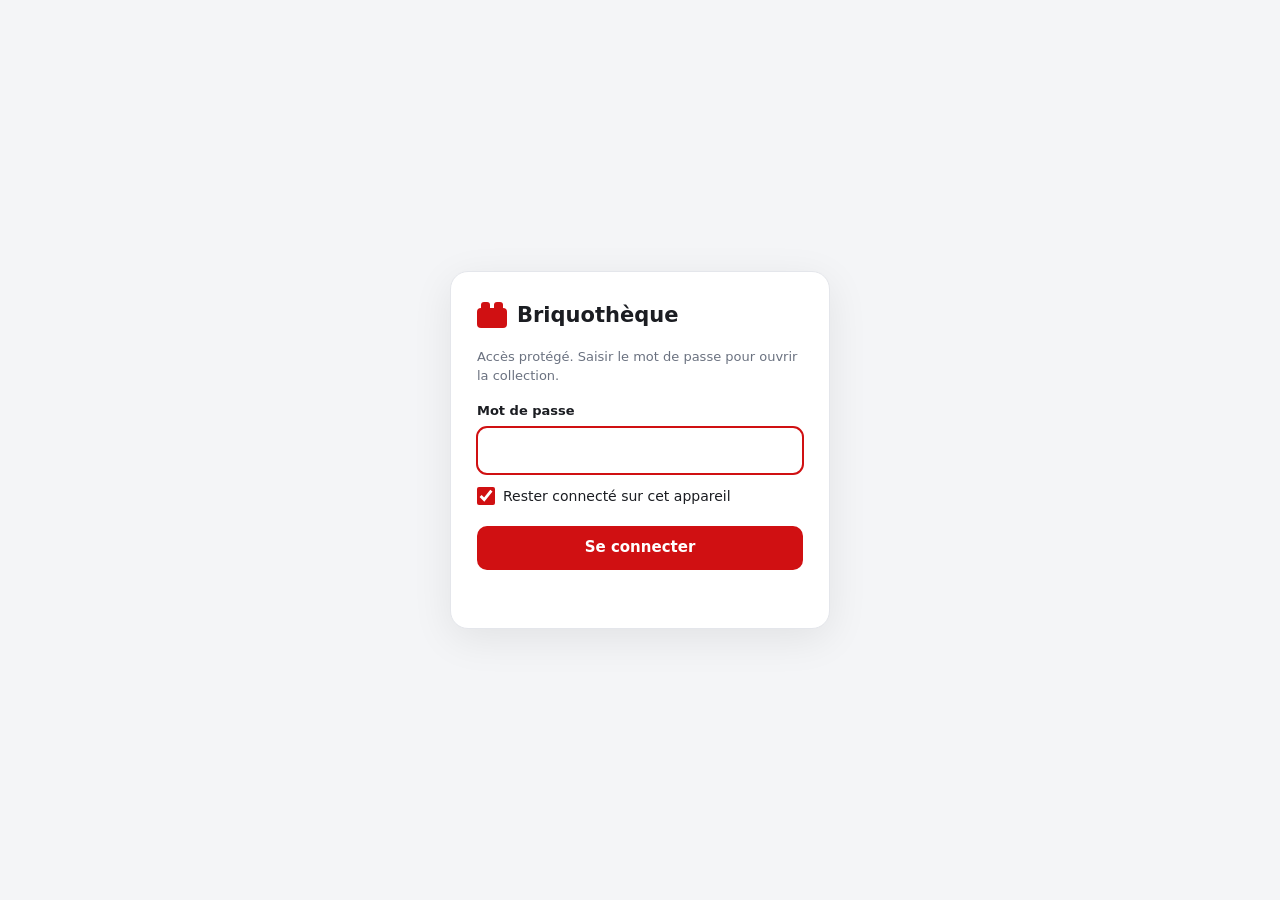
<file: static/login.html>
<!doctype html>
<!-- © 2026 Clýde Hørd (ClydeHord sur GitHub) — auteur de Briquothèque · source : https://github.com/ClydeHord/briquotheque · licence : LICENCE (mention à conserver) -->
<html lang="fr">
<head>
<meta charset="utf-8">
<meta name="viewport" content="width=device-width, initial-scale=1, viewport-fit=cover">
<meta name="theme-color" content="#d01012">
<link rel="manifest" href="/manifest.json">
<link rel="icon" href="/icon.svg">
<link rel="apple-touch-icon" href="/icon.svg">
<title>Connexion — Briquothèque</title>
<style>
  :root { --bg:#f4f5f7; --panel:#fff; --ink:#1b1d22; --muted:#6b7280; --line:#e4e6eb; --red:#d01012; color-scheme: light; }
  @media (prefers-color-scheme: dark) { :root { --bg:#111317; --panel:#1b1e24; --ink:#eceef2; --muted:#9aa1ad; --line:#2b2f37; color-scheme: dark; } }
  * { box-sizing: border-box; }
  body { margin:0; min-height:100vh; display:grid; place-items:center; padding:16px;
    font:15px/1.45 system-ui,-apple-system,"Segoe UI",Roboto,sans-serif; background:var(--bg); color:var(--ink); }
  form { width:min(380px,100%); background:var(--panel); border:1px solid var(--line); border-radius:18px; padding:28px 26px; box-shadow:0 10px 40px rgba(0,0,0,.08); }
  .brand { display:flex; align-items:center; gap:10px; font-weight:800; font-size:21px; margin-bottom:18px; }
  .brick { position:relative; width:30px; height:20px; background:var(--red); border-radius:4px; margin-top:6px; }
  .brick i { position:absolute; top:-6px; width:9px; height:7px; background:var(--red); border-radius:3px 3px 0 0; }
  .brick i:first-child { left:4px; } .brick i:last-child { right:4px; }
  label { display:block; font-weight:600; font-size:13px; margin-bottom:6px; }
  input { width:100%; font:inherit; color:inherit; padding:11px 12px; border:1px solid var(--line); border-radius:10px; background:var(--panel); }
  input:focus { outline:2px solid var(--red); outline-offset:-1px; border-color:transparent; }
  button { width:100%; margin-top:14px; font:inherit; font-weight:700; padding:11px; border:0; border-radius:10px; background:var(--red); color:#fff; cursor:pointer; }
  button:disabled { opacity:.6; }
  .remember { display:flex; align-items:center; gap:8px; margin-top:12px; font-weight:500; font-size:14px; cursor:pointer; }
  .remember input { width:18px; height:18px; accent-color:var(--red); margin:0; }
  input#pwd { font-size:16px; }
  .err { color:var(--red); font-size:13.5px; min-height:20px; margin-top:10px; }
  p { color:var(--muted); font-size:13px; margin:0 0 16px; }
</style>
</head>
<body>
<form id="f">
  <div class="brand"><span class="brick"><i></i><i></i></span>Briquothèque</div>
  <p>Accès protégé. Saisir le mot de passe pour ouvrir la collection.</p>
  <label for="pwd">Mot de passe</label>
  <input type="password" id="pwd" autocomplete="current-password" autofocus required>
  <label class="remember"><input type="checkbox" id="remember" checked> Rester connecté sur cet appareil</label>
  <button id="b">Se connecter</button>
  <div class="err" id="err"></div>
</form>
<script>
document.getElementById("f").onsubmit = async e => {
  e.preventDefault();
  const b = document.getElementById("b"), err = document.getElementById("err");
  b.disabled = true; err.textContent = "";
  try {
    const r = await fetch("/api/login", { method: "POST", headers: { "Content-Type": "application/json" },
      body: JSON.stringify({ password: document.getElementById("pwd").value, remember: document.getElementById("remember").checked }) });
    const d = await r.json().catch(() => ({}));
    if (r.ok) { location.href = "/"; return; }
    err.textContent = d.erreur || "Connexion impossible";
  } catch { err.textContent = "Serveur injoignable"; }
  b.disabled = false;
};
</script>
</body>
</html>
</file>
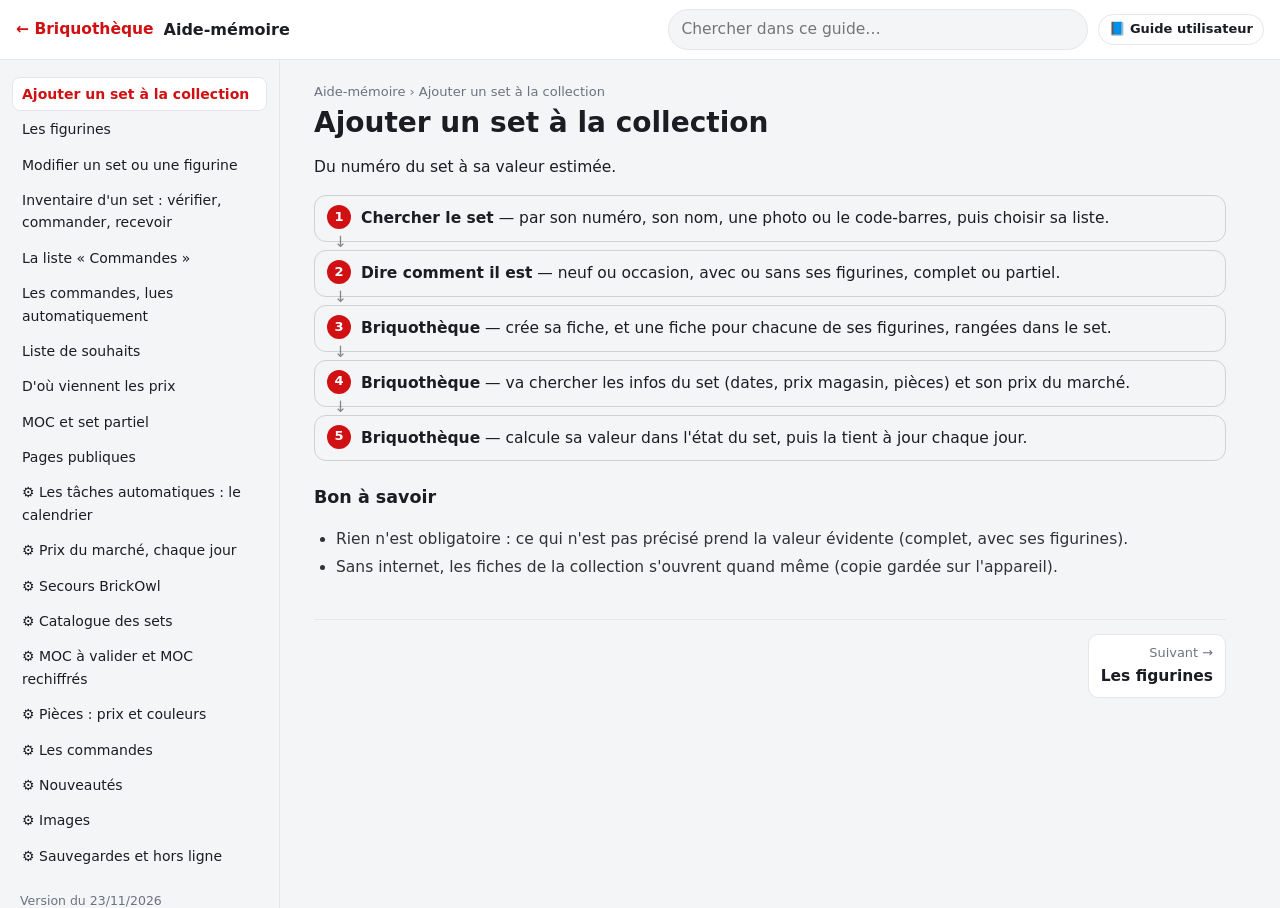
<file: docs/wiki/aide-memoire.html>
<!doctype html>
<html lang="fr"><head><meta charset="utf-8"><meta name="viewport" content="width=device-width, initial-scale=1"><meta name="robots" content="noindex, nofollow">
<title>Aide-mémoire — Briquothèque</title><link rel="icon" href="/icon.svg"><style>
:root{--bg:#f4f5f7;--panel:#fff;--ink:#1b1d22;--muted:#6b7280;--line:#e4e6eb;--red:#d01012;--tip:#fff7dc;--tipb:#e2b33c;--code:#f2f3f6;--mark:#ffe58a;--link:#2563eb}
@media (prefers-color-scheme:dark){:root{--bg:#14161b;--panel:#1c1f26;--ink:#f1f2f4;--muted:#9aa1ad;--line:#2c313b;--tip:#3a3118;--tipb:#8a6d1a;--code:#262a33;--mark:#7a6412;--link:#7fb0ff}}
*{box-sizing:border-box}html{scroll-padding-top:70px}
body{margin:0;background:var(--bg);color:var(--ink);font:15.5px/1.6 system-ui,-apple-system,"Segoe UI",Roboto,sans-serif}
a{color:var(--link)}
.wk-top{position:sticky;top:0;z-index:20;display:flex;align-items:center;gap:10px;padding:9px 16px;background:var(--panel);border-bottom:1px solid var(--line)}
.wk-menu{display:none;border:1px solid var(--line);background:var(--panel);color:var(--ink);border-radius:8px;font-size:18px;line-height:1;padding:6px 10px;cursor:pointer}
.wk-home{color:var(--red);font-weight:700;text-decoration:none;white-space:nowrap}
.wk-title{font-size:16px;white-space:nowrap;overflow:hidden;text-overflow:ellipsis}
.wk-search{flex:1 1 180px;min-width:0;max-width:420px;margin-left:auto;padding:7px 12px;border:1px solid var(--line);border-radius:99px;background:var(--bg);color:var(--ink);font:inherit}
.wk-others{display:flex;gap:6px;flex-wrap:wrap}.wk-others a{font-size:13px;font-weight:600;text-decoration:none;border:1px solid var(--line);border-radius:99px;padding:4px 10px;color:var(--ink);background:var(--panel);white-space:nowrap}
.wk-others a:hover,.wk-toc a:hover{border-color:var(--red)}
.wk-wrap{display:grid;grid-template-columns:280px minmax(0,1fr);align-items:start}
.wk-side{position:sticky;top:52px;max-height:calc(100vh - 52px);overflow:auto;padding:16px 12px 30px;border-right:1px solid var(--line);font-size:14px}
.wk-toc{list-style:none;margin:0;padding:0}.wk-toc>li{margin:1px 0}
.wk-toc a{display:block;padding:5px 9px;border-radius:8px;border:1px solid transparent;color:var(--ink);text-decoration:none}
.wk-toc a.on{background:var(--panel);border-color:var(--line);font-weight:700;color:var(--red)}
.wk-sub{list-style:none;margin:2px 0 6px;padding:0 0 0 14px;border-left:2px solid var(--line)}.wk-sub a{padding:3px 8px;font-size:13px;color:var(--muted)}
.wk-meta{color:var(--muted);font-size:12.5px;margin:18px 8px 0}
.wk-links{display:none;gap:6px;flex-wrap:wrap;margin:16px 6px 0}.wk-links a{font-size:13px;font-weight:600;text-decoration:none;border:1px solid var(--line);border-radius:99px;padding:5px 11px;color:var(--ink);background:var(--panel)}
.wk-main{max-width:980px;padding:22px 34px 90px;min-width:0}
.wk-page{display:none}.wk-page.on{display:block}
.wk-crumb{color:var(--muted);font-size:13px;margin-bottom:2px}
h1{font-size:28px;margin:0 0 12px;line-height:1.25}h2{font-size:22px;margin:30px 0 8px;color:var(--red)}h3{font-size:17.5px;margin:22px 0 6px}h4{font-size:15.5px;margin:16px 0 4px;color:var(--muted)}
section.w{background:var(--panel);border:1px solid var(--line);border-radius:14px;padding:16px 20px;margin:14px 0;overflow-wrap:anywhere}
section.w>.gtext>h3:first-child,section.w>h3:first-child{margin-top:0}
figure{margin:14px 0 2px}figure img{max-width:100%;height:auto;border:1px solid var(--line);border-radius:10px;display:block;margin:0 auto;cursor:zoom-in}
figure.shot img{max-height:560px}figcaption{font-size:13px;color:var(--muted);text-align:center;margin-top:6px}
figure svg{max-width:100%;height:auto}
.tip{background:var(--tip);border-left:4px solid var(--tipb);padding:9px 12px;border-radius:6px}
code{font-family:ui-monospace,Consolas,monospace;font-size:13.5px;background:var(--code);padding:1px 5px;border-radius:5px;overflow-wrap:anywhere}
table{width:100%;border-collapse:collapse;margin:8px 0 12px;font-size:14.5px;display:block;overflow-x:auto}
th,td{border-bottom:1px solid var(--line);padding:6px 8px;text-align:left;vertical-align:top}th{color:var(--muted);font-size:12.5px;text-transform:uppercase;letter-spacing:.03em}
a.go{display:inline-block;margin:2px 0;padding:4px 11px;border:1px solid var(--line);border-radius:99px;background:var(--panel);font-size:13.5px;font-weight:700;text-decoration:none}
ol,ul{padding-left:22px}li{margin:3px 0}ol.rec li{margin:9px 0}
.fn{border-left:3px solid var(--line);padding:3px 0 3px 10px;margin:6px 0 10px;font-size:14px}.fn-h{display:flex;justify-content:space-between;gap:8px;align-items:baseline;flex-wrap:wrap}
.fn-n{font-weight:700;background:none;padding:0}.fn-l{color:var(--muted);font-size:12.5px}.fn-x{color:var(--muted);font-size:13px}.muted{color:var(--muted)}p.idx{font-size:13px;line-height:1.7}
.wk-nav{display:flex;justify-content:space-between;gap:10px;margin-top:40px;padding-top:14px;border-top:1px solid var(--line);flex-wrap:wrap}
.wk-nav a{text-decoration:none;font-weight:700;border:1px solid var(--line);border-radius:10px;padding:8px 12px;background:var(--panel);color:var(--ink);max-width:48%}.wk-nav a:hover{border-color:var(--red)}
.wk-nav small{display:block;color:var(--muted);font-weight:400}
.wk-results{margin-bottom:20px}.wk-results h2{margin-top:0}.wk-hit{display:block;width:100%;text-align:left;border:1px solid var(--line);background:var(--panel);color:var(--ink);border-radius:10px;padding:9px 12px;margin:6px 0;cursor:pointer;font:inherit}
.wk-hit:hover{border-color:var(--red)}.wk-hit b{display:block}.wk-hit span{color:var(--muted);font-size:13.5px}
mark{background:var(--mark);color:inherit;border-radius:3px;padding:0 1px}
.wk-zoom{position:fixed;inset:0;z-index:50;background:rgba(0,0,0,.82);display:flex;align-items:center;justify-content:center;padding:16px;cursor:zoom-out}.wk-zoom img{max-width:100%;max-height:100%;border-radius:8px}
.legal h3{font-size:15.5px}
@media (max-width:900px){.wk-menu{display:block}.wk-wrap{display:block}.wk-title{display:none}
 .wk-side{display:none;position:fixed;top:52px;left:0;right:0;bottom:0;max-height:none;z-index:15;background:var(--bg);border-right:0}
 body.wk-open .wk-side{display:block}.wk-main{padding:16px 14px 70px}.wk-others{display:none}.wk-links{display:flex}h1{font-size:23px}section.w{padding:13px 14px}.wk-nav a{max-width:100%;flex:1 1 100%}}
@media print{.wk-top,.wk-side,.wk-nav,.wk-results{display:none!important}.wk-wrap{display:block}.wk-page{display:block!important;break-before:page}.wk-main{max-width:none;padding:0}body{background:#fff;color:#000}section.w{border:0;padding:0}}
</style></head><body data-wiki="Aide-mémoire">
<header class="wk-top"><button type="button" class="wk-menu" aria-label="Sommaire">☰</button><a class="wk-home" href="/">← Briquothèque</a><b class="wk-title">Aide-mémoire</b>
<input type="search" class="wk-search" placeholder="Chercher dans ce guide…" aria-label="Chercher dans ce guide"><span class="wk-others"><a href="/guide-utilisateur">📘 Guide utilisateur</a></span></header>
<div class="wk-wrap"><nav class="wk-side"><ol class="wk-toc"><li><a href="#/collection" data-page="collection">Ajouter un set à la collection</a></li><li><a href="#/figurines" data-page="figurines">Les figurines</a></li><li><a href="#/modifier" data-page="modifier">Modifier un set ou une figurine</a></li><li><a href="#/inventaire" data-page="inventaire">Inventaire d&#x27;un set : vérifier, commander, recevoir</a></li><li><a href="#/commander" data-page="commander">La liste « Commandes »</a></li><li><a href="#/commandes" data-page="commandes">Les commandes, lues automatiquement</a></li><li><a href="#/souhaits" data-page="souhaits">Liste de souhaits</a></li><li><a href="#/prix" data-page="prix">D&#x27;où viennent les prix</a></li><li><a href="#/moc" data-page="moc">MOC et set partiel</a></li><li><a href="#/public" data-page="public">Pages publiques</a></li><li><a href="#/auto" data-page="auto">⚙️ Les tâches automatiques : le calendrier</a></li><li><a href="#/auto-prix" data-page="auto-prix">⚙️ Prix du marché, chaque jour</a></li><li><a href="#/auto-secours" data-page="auto-secours">⚙️ Secours BrickOwl</a></li><li><a href="#/auto-catalogue" data-page="auto-catalogue">⚙️ Catalogue des sets</a></li><li><a href="#/auto-moc" data-page="auto-moc">⚙️ MOC à valider et MOC rechiffrés</a></li><li><a href="#/auto-pieces" data-page="auto-pieces">⚙️ Pièces : prix et couleurs</a></li><li><a href="#/auto-commandes" data-page="auto-commandes">⚙️ Les commandes</a></li><li><a href="#/auto-nouveautes" data-page="auto-nouveautes">⚙️ Nouveautés</a></li><li><a href="#/auto-images" data-page="auto-images">⚙️ Images</a></li><li><a href="#/auto-securite" data-page="auto-securite">⚙️ Sauvegardes et hors ligne</a></li></ol><p class="wk-links"><a href="/guide-utilisateur">📘 Guide utilisateur</a></p><p class="wk-meta">Version du 23/11/2026<br>Imprimer cette page imprime tout le guide.</p></nav>
<main class="wk-main"><div class="wk-results" hidden></div>
<article class="wk-page" id="p-collection" data-title="Ajouter un set à la collection"><div class="wk-crumb">Aide-mémoire › Ajouter un set à la collection</div><h1>Ajouter un set à la collection</h1><style>.memo-steps{counter-reset:m;list-style:none;padding:0;margin:14px 0}.memo-steps li{position:relative;padding:10px 12px 10px 46px;margin:0 0 8px;border:1px solid rgba(127,127,127,.3);border-radius:12px}.memo-steps li::before{counter-increment:m;content:counter(m);position:absolute;left:12px;top:9px;width:24px;height:24px;border-radius:50%;background:#d01012;color:#fff;font-weight:700;display:grid;place-items:center;font-size:13px}.memo-steps li:not(:last-child)::after{content:'↓';position:absolute;left:19px;bottom:-14px;opacity:.5}.memo-know{opacity:.9}.memo-steps li.done{opacity:.5}.memo-steps li.done::before{content:'✓';background:#1f8a4c}.memo-steps li.here{border:2px solid #d01012;box-shadow:0 0 0 4px rgba(208,16,18,.15)}.memo-here-tag{display:inline-block;margin-left:6px;padding:1px 8px;border-radius:999px;background:#d01012;color:#fff;font-size:12px;font-weight:700}.memo-where{padding:10px 12px;border-radius:12px;background:rgba(208,16,18,.1);font-weight:600;margin:10px 0}</style><script>addEventListener('DOMContentLoaded',()=>{const q=new URLSearchParams(location.search),ici=(q.get('ici')||'').split(',').map(Number).filter(n=>n>0);if(!ici.length)return;const id=(location.hash.match(/^#\/([\w-]+)/)||[])[1],a=id&&document.getElementById('p-'+id);if(!a)return;const lis=[...a.querySelectorAll('.memo-steps li')],m=Math.min(...ici);lis.forEach((li,k)=>{if(ici.includes(k+1)){li.classList.add('here');li.insertAdjacentHTML('beforeend','<span class="memo-here-tag">📍 Étape en cours</span>');}else if(k+1<m)li.classList.add('done');});const w=document.createElement('p');w.className='memo-where';w.textContent='📍 '+(q.get('nom')?q.get('nom')+' : ':'')+'étape '+ici.join(' et ')+' sur '+lis.length+'.';a.querySelector('.memo-steps')?.before(w);});</script><p>Du numéro du set à sa valeur estimée.</p><ol class="memo-steps"><li><b>Chercher le set</b> — par son numéro, son nom, une photo ou le code-barres, puis choisir sa liste.</li><li><b>Dire comment il est</b> — neuf ou occasion, avec ou sans ses figurines, complet ou partiel.</li><li><b>Briquothèque</b> — crée sa fiche, et une fiche pour chacune de ses figurines, rangées dans le set.</li><li><b>Briquothèque</b> — va chercher les infos du set (dates, prix magasin, pièces) et son prix du marché.</li><li><b>Briquothèque</b> — calcule sa valeur dans l'état du set, puis la tient à jour chaque jour.</li></ol><h3>Bon à savoir</h3><ul class="memo-know"><li>Rien n'est obligatoire : ce qui n'est pas précisé prend la valeur évidente (complet, avec ses figurines).</li><li>Sans internet, les fiches de la collection s'ouvrent quand même (copie gardée sur l'appareil).</li></ul><footer class="wk-nav"><span></span><a href="#/figurines" style="text-align:right"><small>Suivant →</small>Les figurines</a></footer></article>
<article class="wk-page" id="p-figurines" data-title="Les figurines"><div class="wk-crumb">Aide-mémoire › Les figurines</div><h1>Les figurines</h1><p>Une figurine = une fiche, qu'elle soit dans un set ou seule.</p><ol class="memo-steps"><li><b>En ajoutant un set</b> — ses figurines ont leur fiche, rattachées au set.</li><li><b>En ajoutant une figurine seule</b> — elle a sa fiche ; si elle est déjà là, le nombre d'exemplaires augmente.</li><li><b>Plusieurs exemplaires</b> — une seule fiche, avec le nombre total ; chaque set dit combien il en a.</li><li><b>Une modification</b> — les exemplaires identiques suivent ; un exemplaire modifié autrement n'est jamais touché.</li><li><b>Une variante</b> — « Dupliquer puis modifier » : une copie en plus, l'originale reste où elle est.</li></ol><h3>Bon à savoir</h3><ul class="memo-know"><li>Supprimer un set ne supprime jamais ses figurines : elles redeviennent seules.</li><li>Une figurine n'est rattachée qu'à un seul set à la fois (par exemplaire).</li></ul><footer class="wk-nav"><a href="#/collection"><small>← Précédent</small>Ajouter un set à la collection</a><a href="#/modifier" style="text-align:right"><small>Suivant →</small>Modifier un set ou une figurine</a></footer></article>
<article class="wk-page" id="p-modifier" data-title="Modifier un set ou une figurine"><div class="wk-crumb">Aide-mémoire › Modifier un set ou une figurine</div><h1>Modifier un set ou une figurine</h1><p>Pièces retirées, remplacées ou ajoutées : ce qui change ensuite.</p><ol class="memo-steps"><li><b>Modifier</b> — retirer, remplacer ou ajouter des pièces sur la fiche, puis enregistrer.</li><li><b>Briquothèque</b> — chiffre l'écart (prix des pièces retirées et des pièces ajoutées).</li><li><b>Briquothèque</b> — pose l'étiquette : <b>Amélioré</b> (seulement des ajouts) ou <b>Modifié</b> (une pièce ou une figurine d'origine remplacée).</li><li><b>Briquothèque</b> — met à jour la valeur du set ; une figurine d'origine modifiée fait baisser la cote du set.</li><li><b>Plus tard</b> — une pièce manquante reçue (« Commandes » → ✔ OK) peut y être remise : l'étiquette suit.</li></ol><footer class="wk-nav"><a href="#/figurines"><small>← Précédent</small>Les figurines</a><a href="#/inventaire" style="text-align:right"><small>Suivant →</small>Inventaire d&#x27;un set : vérifier, commander, recevoir</a></footer></article>
<article class="wk-page" id="p-inventaire" data-title="Inventaire d&#x27;un set : vérifier, commander, recevoir"><div class="wk-crumb">Aide-mémoire › Inventaire d&#x27;un set : vérifier, commander, recevoir</div><h1>Inventaire d&#x27;un set : vérifier, commander, recevoir</h1><p>Du set en vrac au set complet.</p><ol class="memo-steps"><li><b>Ouvrir</b> — l'inventaire du set : toutes ses pièces sont « non vérifiées ».</li><li><b>Pointer</b> — chaque pièce : ✔ OK (présente), 🛒 à commander (elle manque), ou exclue (elle ne compte pas).</li><li><b>Exporter</b> — les pièces à commander en XML (copiées dans le presse-papier), puis passer la commande sur le site choisi. Les pièces <b>restent dans l'inventaire</b>.</li><li><b>Commande passée</b> — les pièces trouvées dans les commandes BrickLink ou BrickOwl passent <b>Commandée le …</b> toutes seules. Commandée ailleurs : la marquer à la main.</li><li><b>Réception</b> — vérifier et trier les pièces reçues, puis les passer <b>✔ OK</b> à la main (jamais automatique).</li><li><b>Tout est OK</b> — Briquothèque propose de créer sa fiche : d'un « Oui », elle est créée tout de suite dans « À construire », avec la photo de l'inventaire.</li></ol><h3>Bon à savoir</h3><ul class="memo-know"><li>Ordre des lignes : non vérifiées, à commander, commandées, OK, exclues.</li><li>Une erreur ? Une pièce commandée peut être remise à commander : cette commande ne la reprendra plus.</li><li>Voir aussi : <a href="#/commandes">Les commandes, lues automatiquement</a>.</li></ul><footer class="wk-nav"><a href="#/modifier"><small>← Précédent</small>Modifier un set ou une figurine</a><a href="#/commander" style="text-align:right"><small>Suivant →</small>La liste « Commandes »</a></footer></article>
<article class="wk-page" id="p-commander" data-title="La liste « Commandes »"><div class="wk-crumb">Aide-mémoire › La liste « Commandes »</div><h1>La liste « Commandes »</h1><p>Pièces et figurines à acheter, hors inventaire.</p><ol class="memo-steps"><li><b>Ajouter</b> — une pièce (photo, référence) ou une figurine ; pour un set, notez lequel.</li><li><b>Commander</b> — quand l'occasion se présente (l'export XML vers la liste d'achats aide, mais ne compte pas comme une commande).</li><li><b>Commande passée</b> — elle passe <b>Commandée le …</b> (lue dans les commandes BrickLink ou BrickOwl, ou marquée à la main).</li><li><b>Réception : figurine</b> — ✔ OK → Briquothèque propose de créer sa fiche.</li><li><b>Réception : pièce</b> — ✔ OK → si elle manquait dans un set ou une figurine de la collection, Briquothèque propose de l'y remettre ; si rien n'y manque mais qu'elle était pour un set, elle demande quoi en faire.</li><li><b>Nettoyer</b> — retire de la liste ce qui est reçu.</li></ol><h3>Bon à savoir</h3><ul class="memo-know"><li>Ordre : à commander, commandées, reçues.</li></ul><footer class="wk-nav"><a href="#/inventaire"><small>← Précédent</small>Inventaire d&#x27;un set : vérifier, commander, recevoir</a><a href="#/commandes" style="text-align:right"><small>Suivant →</small>Les commandes, lues automatiquement</a></footer></article>
<article class="wk-page" id="p-commandes" data-title="Les commandes, lues automatiquement"><div class="wk-crumb">Aide-mémoire › Les commandes, lues automatiquement</div><h1>Les commandes, lues automatiquement</h1><p>Comment une commande devient « Commandée ».</p><ol class="memo-steps"><li><b>Quand</b> — à l'ouverture de « Commandes » (au plus une fois par heure) et une fois par jour.</li><li><b>Quoi</b> — chaque pièce et chaque figurine des commandes BrickLink et BrickOwl (commandes annulées écartées).</li><li><b>Où elle va</b> — aux lignes « à commander » qui lui correspondent (référence et couleur, règles de couleur comprises), du plus ancien au plus récent.</li><li><b>Combien</b> — la quantité commandée est partagée : une même pièce dans deux inventaires ne compte qu'une fois. Une ligne n'est « Commandée » que si toute sa quantité l'est.</li><li><b>Jamais</b> — une commande ne valide un inventaire créé après elle, et ne met jamais une pièce en ✔ OK.</li></ol><h3>Bon à savoir</h3><ul class="memo-know"><li>BrickLink : avec ses codes (Réglages) ; en panne, nouvel essai au passage suivant. BrickOwl : avec sa clé (Réglages).</li><li>Ce qui reste d'une commande une fois tout réparti (surplus, ou sans équivalent) s'affiche tout en bas de « Commandes », en bleu : <b>➕ Commandées en plus</b>, attribuées à aucune fiche — chacune : ✔ OK (une figurine : l'ajouter à la collection ?), 🧩 Attribuer à une fiche, ou 📋 Vers un inventaire (« Commandée »).</li></ul><footer class="wk-nav"><a href="#/commander"><small>← Précédent</small>La liste « Commandes »</a><a href="#/souhaits" style="text-align:right"><small>Suivant →</small>Liste de souhaits</a></footer></article>
<article class="wk-page" id="p-souhaits" data-title="Liste de souhaits"><div class="wk-crumb">Aide-mémoire › Liste de souhaits</div><h1>Liste de souhaits</h1><p>Les envies, sans toucher à la collection.</p><ol class="memo-steps"><li><b>Ajouter</b> — un set ou une figurine souhaité (ou depuis les Nouveautés).</li><li><b>Briquothèque</b> — suit son prix et sa disponibilité (bientôt retiré, retiré).</li><li><b>Une fois acheté</b> — « ✔ Acquis » : il passe dans la collection, avec ses figurines.</li></ol><h3>Bon à savoir</h3><ul class="memo-know"><li>Tant qu'il n'est pas acquis, un souhait ne change jamais rien à la collection.</li></ul><footer class="wk-nav"><a href="#/commandes"><small>← Précédent</small>Les commandes, lues automatiquement</a><a href="#/prix" style="text-align:right"><small>Suivant →</small>D&#x27;où viennent les prix</a></footer></article>
<article class="wk-page" id="p-prix" data-title="D&#x27;où viennent les prix"><div class="wk-crumb">Aide-mémoire › D&#x27;où viennent les prix</div><h1>D&#x27;où viennent les prix</h1><p>Ce qui alimente les valeurs et les courbes.</p><ol class="memo-steps"><li><b>Chaque jour</b> — les prix de la collection sont actualisés.</li><li><b>Sets</b> — le catalogue (dates, prix magasin) vient de Brickset ; le marché, de BrickLink (prix médian).</li><li><b>Figurines et pièces</b> — BrickLink (prix médian).</li><li><b>Si BrickLink ne répond plus depuis 24 h</b> — BrickOwl prend le relais, seulement pour les fiches consultées et l'actualisation du jour ; il s'arrête tout seul au retour de BrickLink.</li><li><b>Courbes</b> — seulement des valeurs réellement relevées : un trou quand il n'y a rien.</li></ol><footer class="wk-nav"><a href="#/souhaits"><small>← Précédent</small>Liste de souhaits</a><a href="#/moc" style="text-align:right"><small>Suivant →</small>MOC et set partiel</a></footer></article>
<article class="wk-page" id="p-moc" data-title="MOC et set partiel"><div class="wk-crumb">Aide-mémoire › MOC et set partiel</div><h1>MOC et set partiel</h1><p>Ce qui n'est pas un set complet.</p><ol class="memo-steps"><li><b>Créer</b> — le MOC, ou indiquer que le set est partiel.</li><li><b>Donner ses pièces</b> — en liste ou en fichier.</li><li><b>Briquothèque</b> — l'estime par ses pièces, et le tient à jour comme le reste.</li></ol><footer class="wk-nav"><a href="#/prix"><small>← Précédent</small>D&#x27;où viennent les prix</a><a href="#/public" style="text-align:right"><small>Suivant →</small>Pages publiques</a></footer></article>
<article class="wk-page" id="p-public" data-title="Pages publiques"><div class="wk-crumb">Aide-mémoire › Pages publiques</div><h1>Pages publiques</h1><p>Montrer sa collection sans rien risquer.</p><ol class="memo-steps"><li><b>Choisir</b> — dans les Réglages ce qui est public.</li><li><b>Les visiteurs</b> — voient les fiches telles quelles, en lecture seule : rien ne peut y être modifié.</li></ol><footer class="wk-nav"><a href="#/moc"><small>← Précédent</small>MOC et set partiel</a><a href="#/auto" style="text-align:right"><small>Suivant →</small>⚙️ Les tâches automatiques : le calendrier</a></footer></article>
<article class="wk-page" id="p-auto" data-title="⚙️ Les tâches automatiques : le calendrier"><div class="wk-crumb">Aide-mémoire › ⚙️ Les tâches automatiques : le calendrier</div><h1>⚙️ Les tâches automatiques : le calendrier</h1><p>Ce que Briquothèque fait toute seule, et quand. Chaque tâche a sa fiche (pages suivantes).</p><ol class="memo-steps"><li><b>Tout de suite</b> — scan de la photo d'une figurine MOC ; infos et prix d'un set ajouté.</li><li><b>Toutes les heures</b> — sets ajoutés sans cote, nouveautés LEGO.com, images HD, secours BrickOwl (si besoin).</li><li><b>Toutes les 3 heures</b> — scans de figurines MOC qui avaient échoué.</li><li><b>Toutes les 6 heures</b> — sauvegarde de la collection, images gardées en local, ménage des photos inutilisées, copie pour le hors ligne.</li><li><b>Chaque jour</b> — prix BrickLink (dès 3 h du matin), les commandes, catalogue Brickset, pages des thèmes LEGO.com, MOC à rechiffrer, pièces sans couleur.</li><li><b>Chaque semaine / mois</b> — prix des pièces de la collection (semaine) ; plans et boîtes vides (30 jours).</li></ol><h3>Bon à savoir</h3><ul class="memo-know"><li>Aucune de ces tâches ne valide quoi que ce soit toute seule (jamais de ✔ OK automatique) : elles préparent, la décision reste manuelle.</li></ul><footer class="wk-nav"><a href="#/public"><small>← Précédent</small>Pages publiques</a><a href="#/auto-prix" style="text-align:right"><small>Suivant →</small>⚙️ Prix du marché, chaque jour</a></footer></article>
<article class="wk-page" id="p-auto-prix" data-title="⚙️ Prix du marché, chaque jour"><div class="wk-crumb">Aide-mémoire › ⚙️ Prix du marché, chaque jour</div><h1>⚙️ Prix du marché, chaque jour</h1><p></p><ol class="memo-steps"><li><b>Quand</b> — chaque jour, dès 3 h du matin (ou au démarrage si la passe du jour n'est pas faite).</li><li><b>Ce qu&#x27;elle fait</b> — relit les prix BrickLink (médiane) de toute la collection, dans la limite du quota du jour.</li><li><b>Résultat</b> — valeurs et courbes à jour ; les variations sont notées (Statistiques › Comprendre les variations).</li><li><b>Prix douteux</b> — moins de 3 ventes : l'ancien prix est gardé.</li><li><b>À faire</b> — rien.</li></ol><h3>Bon à savoir</h3><ul class="memo-know"><li>Si BrickLink ne répond plus : voir <a href="#/auto-secours">Secours BrickOwl</a>.</li></ul><footer class="wk-nav"><a href="#/auto"><small>← Précédent</small>⚙️ Les tâches automatiques : le calendrier</a><a href="#/auto-secours" style="text-align:right"><small>Suivant →</small>⚙️ Secours BrickOwl</a></footer></article>
<article class="wk-page" id="p-auto-secours" data-title="⚙️ Secours BrickOwl"><div class="wk-crumb">Aide-mémoire › ⚙️ Secours BrickOwl</div><h1>⚙️ Secours BrickOwl</h1><p>Quand BrickLink est en panne.</p><ol class="memo-steps"><li><b>Déclenchement</b> — BrickLink ne répond plus depuis 24 h (ou activé dans les Réglages).</li><li><b>Ce qu&#x27;elle fait</b> — prend les prix chez BrickOwl, seulement pour les fiches ouvertes et la passe du jour.</li><li><b>Arrêt</b> — tout seul, dès que BrickLink répond de nouveau.</li><li><b>À faire</b> — rien.</li></ol><footer class="wk-nav"><a href="#/auto-prix"><small>← Précédent</small>⚙️ Prix du marché, chaque jour</a><a href="#/auto-catalogue" style="text-align:right"><small>Suivant →</small>⚙️ Catalogue des sets</a></footer></article>
<article class="wk-page" id="p-auto-catalogue" data-title="⚙️ Catalogue des sets"><div class="wk-crumb">Aide-mémoire › ⚙️ Catalogue des sets</div><h1>⚙️ Catalogue des sets</h1><p>Dates, prix magasin, liens LEGO.com.</p><ol class="memo-steps"><li><b>Ajout d&#x27;un set</b> — ses infos sont cherchées tout de suite ; s'il n'a pas encore de cote, nouvel essai toutes les heures (estimation par ses pièces en attendant).</li><li><b>Chaque jour</b> — Brickset : dates de sortie et de retrait, prix magasin, pièces, figurines (les nouveaux sets).</li><li><b>Chaque jour</b> — pages des thèmes LEGO.com : prix public et lien des sets encore vendus.</li><li><b>Tous les 30 jours</b> — prix du plan seul et de la boîte vide de chaque set.</li><li><b>À faire</b> — rien (la clé Brickset doit être dans les Réglages).</li></ol><footer class="wk-nav"><a href="#/auto-secours"><small>← Précédent</small>⚙️ Secours BrickOwl</a><a href="#/auto-moc" style="text-align:right"><small>Suivant →</small>⚙️ MOC à valider et MOC rechiffrés</a></footer></article>
<article class="wk-page" id="p-auto-moc" data-title="⚙️ MOC à valider et MOC rechiffrés"><div class="wk-crumb">Aide-mémoire › ⚙️ MOC à valider et MOC rechiffrés</div><h1>⚙️ MOC à valider et MOC rechiffrés</h1><p>Figurines MOC scannées, MOC et sets partiels estimés par leurs pièces.</p><ol class="memo-steps"><li><b>Photo ajoutée</b> — la photo d'une figurine MOC est scannée tout de suite : les pièces repérées sont proposées.</li><li><b>Scan impossible</b> — il est relancé toutes les 3 heures (quelques essais au plus).</li><li><b>En attendant</b> — la figurine reste dans « MOC à valider ».</li><li><b>À faire</b> — cocher les bonnes pièces et valider (ou valider sans pièce) : elle quitte « MOC à valider ».</li><li><b>Ensuite, chaque jour</b> — les MOC et sets partiels chiffrés il y a plus d'une semaine sont rechiffrés.</li></ol><footer class="wk-nav"><a href="#/auto-catalogue"><small>← Précédent</small>⚙️ Catalogue des sets</a><a href="#/auto-pieces" style="text-align:right"><small>Suivant →</small>⚙️ Pièces : prix et couleurs</a></footer></article>
<article class="wk-page" id="p-auto-pieces" data-title="⚙️ Pièces : prix et couleurs"><div class="wk-crumb">Aide-mémoire › ⚙️ Pièces : prix et couleurs</div><h1>⚙️ Pièces : prix et couleurs</h1><p></p><ol class="memo-steps"><li><b>Chaque semaine</b> — les prix des pièces de la collection sont mis à jour (un chiffrage coupé reprend au redémarrage).</li><li><b>Chaque jour</b> — une pièce ajoutée sans couleur : si ses couleurs sont de nouveau connues, sa tâche devient « couleurs disponibles, choisissez-la ».</li><li><b>À faire</b> — choisir la couleur depuis la tâche (À faire).</li></ol><footer class="wk-nav"><a href="#/auto-moc"><small>← Précédent</small>⚙️ MOC à valider et MOC rechiffrés</a><a href="#/auto-commandes" style="text-align:right"><small>Suivant →</small>⚙️ Les commandes</a></footer></article>
<article class="wk-page" id="p-auto-commandes" data-title="⚙️ Les commandes"><div class="wk-crumb">Aide-mémoire › ⚙️ Les commandes</div><h1>⚙️ Les commandes</h1><p>Le détail : <a href="#/commandes">Les commandes, lues automatiquement</a>.</p><ol class="memo-steps"><li><b>Quand</b> — à l'ouverture de « Commandes » (au plus une fois par heure) et chaque jour.</li><li><b>Ce qu&#x27;elle fait</b> — lit les commandes BrickLink et BrickOwl, et le prix payé de chaque pièce.</li><li><b>Résultat</b> — « Commandée le … » sur les lignes concernées ; dans l'inventaire, le montant réellement payé pour ses seules pièces.</li><li><b>À faire</b> — ✔ OK à la réception.</li></ol><footer class="wk-nav"><a href="#/auto-pieces"><small>← Précédent</small>⚙️ Pièces : prix et couleurs</a><a href="#/auto-nouveautes" style="text-align:right"><small>Suivant →</small>⚙️ Nouveautés</a></footer></article>
<article class="wk-page" id="p-auto-nouveautes" data-title="⚙️ Nouveautés"><div class="wk-crumb">Aide-mémoire › ⚙️ Nouveautés</div><h1>⚙️ Nouveautés</h1><p></p><ol class="memo-steps"><li><b>Toutes les heures</b> — les sets à venir et les sorties récentes de LEGO.com, avec leurs figurines.</li><li><b>Résultat</b> — la page Nouveautés est prête ; un set à venir sans date est relu plus tard.</li><li><b>À faire</b> — rien, ou ⭐ pour l'ajouter à la liste de souhaits.</li></ol><footer class="wk-nav"><a href="#/auto-commandes"><small>← Précédent</small>⚙️ Les commandes</a><a href="#/auto-images" style="text-align:right"><small>Suivant →</small>⚙️ Images</a></footer></article>
<article class="wk-page" id="p-auto-images" data-title="⚙️ Images"><div class="wk-crumb">Aide-mémoire › ⚙️ Images</div><h1>⚙️ Images</h1><p>Des images toujours là, même sans internet.</p><ol class="memo-steps"><li><b>Toutes les heures</b> — images HD des nouveaux sets et figurines.</li><li><b>Toutes les 6 heures</b> — les images des fiches sont gardées sur le serveur ; figurine sans image : sa photo Rebrickable ; pièce sans photo : son image dans sa couleur.</li><li><b>Ménage</b> — toutes les 6 heures, les photos que plus rien n'utilise sont supprimées ; au-delà de la place prévue, les images inutilisées les plus anciennes d'abord.</li><li><b>À faire</b> — rien.</li></ol><h3>Bon à savoir</h3><ul class="memo-know"><li>Une image utilisée par une fiche n'est jamais supprimée.</li></ul><footer class="wk-nav"><a href="#/auto-nouveautes"><small>← Précédent</small>⚙️ Nouveautés</a><a href="#/auto-securite" style="text-align:right"><small>Suivant →</small>⚙️ Sauvegardes et hors ligne</a></footer></article>
<article class="wk-page" id="p-auto-securite" data-title="⚙️ Sauvegardes et hors ligne"><div class="wk-crumb">Aide-mémoire › ⚙️ Sauvegardes et hors ligne</div><h1>⚙️ Sauvegardes et hors ligne</h1><p></p><ol class="memo-steps"><li><b>Toutes les 6 heures</b> — copie de la collection (une par jour, les 30 derniers jours gardés), et avant chaque grosse opération.</li><li><b>Toutes les 6 heures</b> — les pièces de toutes les figurines et de tous les sets sont préparées pour le hors ligne.</li><li><b>Sur l&#x27;appareil</b> — une copie est gardée : les fiches s'ouvrent même sans internet.</li><li><b>À faire</b> — rien ; les sauvegardes se gèrent depuis le back office (outils du serveur).</li></ol><footer class="wk-nav"><a href="#/auto-images"><small>← Précédent</small>⚙️ Images</a></footer></article>
</main></div>
<script>
(() => {
  const $ = (s, r = document) => r.querySelector(s), $$ = (s, r = document) => [...r.querySelectorAll(s)];
  const pages = $$(".wk-page"), toc = $(".wk-toc"), res = $(".wk-results"), search = $(".wk-search");
  const norm = s => s.toLowerCase().normalize("NFD").replace(/[\u0300-\u036f]/g, "");
  const E = s => String(s).replace(/&/g, "&amp;").replace(/</g, "&lt;").replace(/>/g, "&gt;").replace(/"/g, "&quot;");   // texte → HTML sûr
  pages.forEach(p => $$("h2, h3", p).forEach((h, k) => { if (!h.id) h.id = p.id.slice(2) + "--" + (k + 1); }));   // une ancre par titre
  const unmark = () => $$("mark.wk-m").forEach(m => m.replaceWith(document.createTextNode(m.textContent)));
  const mark = (root, q) => {   // surligne le mot cherché dans la page ouverte
    const w = document.createTreeWalker(root, NodeFilter.SHOW_TEXT), nodes = []; let n;
    while ((n = w.nextNode())) if (n.nodeValue.trim() && !n.parentElement.closest("script, style, mark, svg")) nodes.push(n);
    let first = null;
    for (const t of nodes) {
      const i = norm(t.nodeValue).indexOf(q); if (i < 0 || norm(t.nodeValue).length !== t.nodeValue.length) continue;
      const r = document.createRange(); r.setStart(t, i); r.setEnd(t, i + q.length);
      const m = document.createElement("mark"); m.className = "wk-m"; try { r.surroundContents(m); } catch { continue; } first = first || m;
    }
    return first;
  };
  function show(id, anchor, q) {
    const p = pages.find(x => x.id === "p-" + id) || pages[0];
    unmark(); res.hidden = true;
    pages.forEach(x => x.classList.toggle("on", x === p));
    $$("a", toc).forEach(a => a.classList.toggle("on", a.dataset.page === p.id.slice(2)));
    $$(".wk-sub", toc).forEach(u => u.remove());
    const heads = $$("h2, h3", p);
    if (heads.length > 1) {   // « sur cette page »
      const u = document.createElement("ul"); u.className = "wk-sub";
      u.innerHTML = heads.map(h => `<li><a href="#/${E(p.id.slice(2))}/${E(h.id)}">${E(h.textContent)}</a></li>`).join("");
      $("a.on", toc)?.after(u);
    }
    document.title = p.dataset.title + " — " + document.body.dataset.wiki;
    document.body.classList.remove("wk-open");
    const hit = q ? mark(p, q) : null, t = hit || (anchor && document.getElementById(anchor));
    if (t) t.scrollIntoView({ block: hit ? "center" : "start" }); else scrollTo(0, 0);
  }
  function route() {
    const h = decodeURIComponent(location.hash || "");
    if (h.startsWith("#/")) { const [id, anchor] = h.slice(2).split("/"); return show(id, anchor); }
    const t = h.length > 1 && (document.getElementById(h.slice(1)) || document.getElementById("p-" + h.slice(1)));   // ancienne ancre (ex. #souris, #fn-…) : la page qui la contient
    const p = t && t.closest(".wk-page");
    if (p) return show(p.id.slice(2), t === p ? "" : t.id);
    show(pages[0].id.slice(2));
  }
  addEventListener("hashchange", route);
  document.addEventListener("click", e => {
    const a = e.target.closest('a[href^="#"]');
    if (a && !a.getAttribute("href").startsWith("#/")) {   // lien interne vers une ancre : sa page, puis l'ancre
      const t = document.getElementById(decodeURIComponent(a.getAttribute("href").slice(1))), p = t && t.closest(".wk-page");
      if (p) { e.preventDefault(); location.hash = "#/" + p.id.slice(2) + (t === p ? "" : "/" + t.id); }
      return;
    }
    const img = e.target.closest("figure img");
    if (img) { const z = document.createElement("div"); z.className = "wk-zoom"; z.innerHTML = `<img src="${E(img.src)}" alt="">`; z.onclick = () => z.remove(); document.body.append(z); }
  });
  $(".wk-menu").onclick = () => document.body.classList.toggle("wk-open");
  let timer = 0;
  search.addEventListener("input", () => { clearTimeout(timer); timer = setTimeout(() => {
    const q = norm(search.value.trim());
    if (q.length < 2) { res.hidden = true; if (!$(".wk-page.on")) route(); return; }
    const hits = [];
    for (const p of pages) for (const b of $$("section, .wk-block", p).concat($$(":scope > p, :scope > ul, :scope > table, :scope > div.fn", p))) {
      const txt = b.textContent.replace(/\s+/g, " "), i = norm(txt).indexOf(q); if (i < 0) continue;
      const h = b.querySelector("h2, h3") || [...$$("h2, h3", p)].filter(x => x.compareDocumentPosition(b) & 4).pop();
      hits.push({ p, h, snip: (i > 60 ? "… " : "") + txt.slice(Math.max(0, i - 60), i + 110) + " …" });
      if (hits.length >= 60) break;
    }
    unmark(); pages.forEach(x => x.classList.remove("on")); res.hidden = false;
    res.innerHTML = `<h2>${hits.length ? hits.length + (hits.length >= 60 ? "+" : "") + " résultat" + (hits.length > 1 ? "s" : "") : "Aucun résultat"} pour « ${E(search.value)} »</h2>`
      + hits.map((x, k) => `<button type="button" class="wk-hit" data-k="${k}"><b>${E(x.p.dataset.title)}${x.h ? " › " + E(x.h.textContent) : ""}</b><span>${E(x.snip)}</span></button>`).join("");
    $$(".wk-hit", res).forEach(b => b.onclick = () => { const x = hits[+b.dataset.k]; history.replaceState(null, "", "#/" + x.p.id.slice(2)); show(x.p.id.slice(2), x.h?.id, q); });
    scrollTo(0, 0);
  }, 180); });
  search.addEventListener("keydown", e => { if (e.key === "Escape") { search.value = ""; res.hidden = true; route(); } });
  route();
})();
</script></body></html>
</file>
